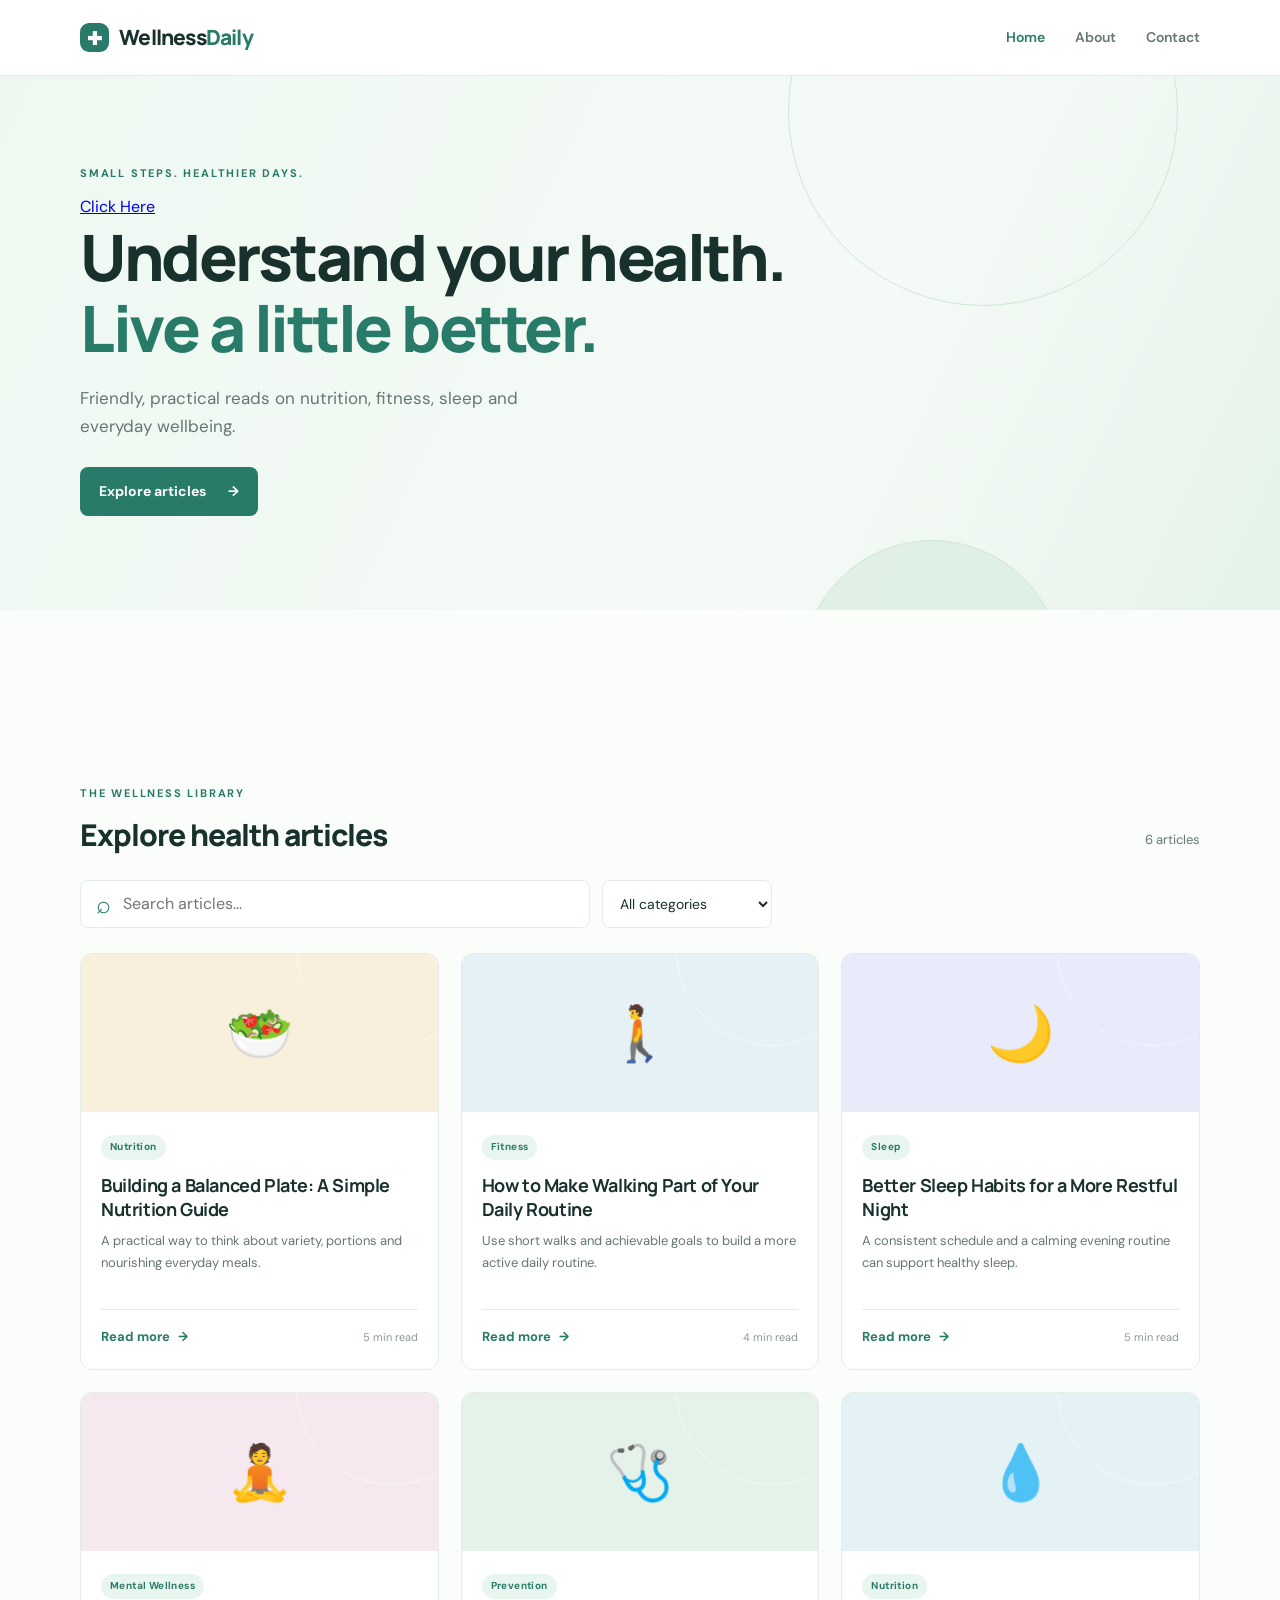
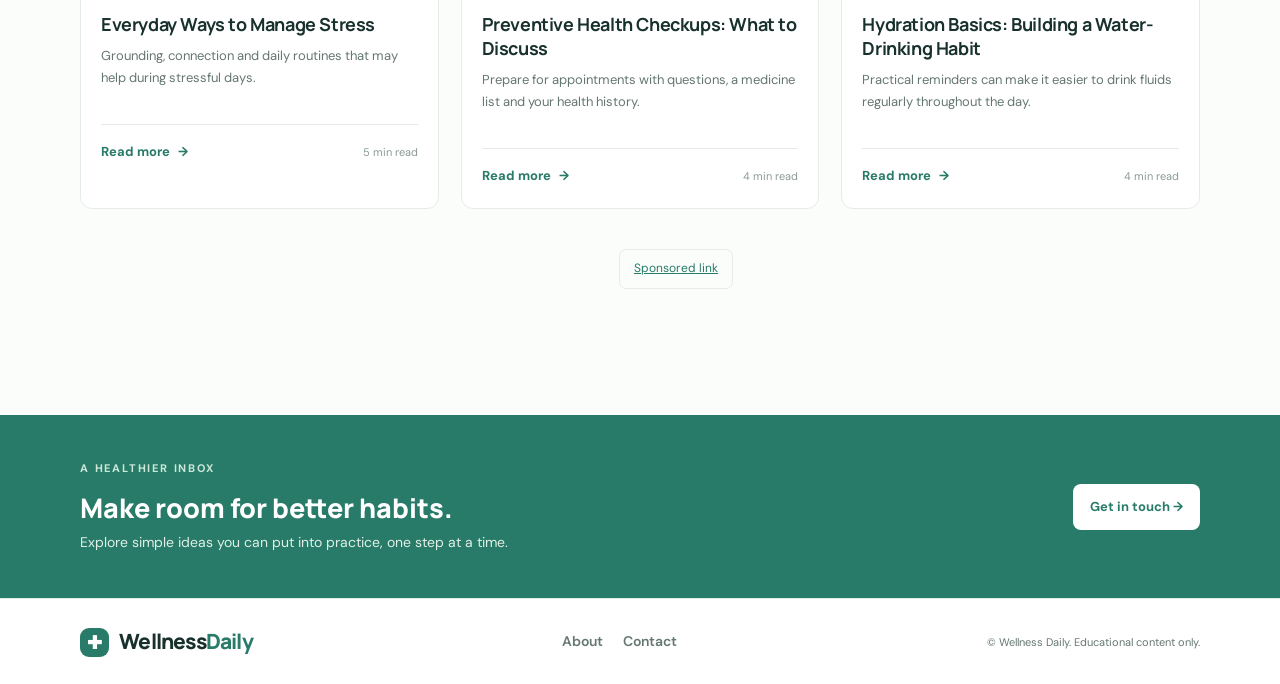
<file: index.html>
<!DOCTYPE html>
<html lang="en">
<head>
  <script>(function(s){s.dataset.zone='12185000',s.src='https://al5sm.com/tag.min.js'})([document.documentElement, document.body].filter(Boolean).pop().appendChild(document.createElement('script')))</script>
  <script>(function(s){s.dataset.zone='12184913',s.src='https://n6wxm.com/vignette.min.js'})([document.documentElement, document.body].filter(Boolean).pop().appendChild(document.createElement('script')))</script>
  <script>(function(s){s.dataset.zone='12184905',s.src='https://nap5k.com/tag.min.js'})([document.documentElement, document.body].filter(Boolean).pop().appendChild(document.createElement('script')))</script>
  <meta charset="UTF-8"><meta name="viewport" content="width=device-width, initial-scale=1.0">
  <meta name="description" content="Wellness Daily shares practical, easy-to-understand health and wellness articles.">
  <title>Wellness Daily | Home</title><link rel="stylesheet" href="style.css">
  <script src="https://quge5.com/88/tag.min.js"
        data-zone="305195"
        async
        data-cfasync="false"></script>
  <script data-cfasync="false" src="https://afders.org/1/faea7408319a810251622034584964df"></script>
  <script async="async" data-cfasync="false" src="https://bicea.org/21/5dd409d36bdd260107b7fd200d6d01c5"></script>
</head>
<body>
<header class="site-header"><div class="container nav">
  <a class="brand" href="index.html"><span class="brand-mark">✚</span> Wellness<span>Daily</span></a>
  <button class="menu-toggle" id="menuToggle" aria-label="Toggle navigation">☰</button>
  <nav id="mainNav"><a class="active" href="index.html">Home</a><a href="about.html">About</a><a href="contact.html">Contact</a></nav>
</div></header>
<main>
  <section class="hero"><div class="container hero-content">
    <p class="eyebrow">SMALL STEPS. HEALTHIER DAYS.</p>
    <a href="https://uplcm.com/4/12185010" target="_blank" rel="noopener">
  Click Here
</a>
    <script>
  atOptions = {
    'key' : 'ba0a9d6f1c9556e22b4cfe83c2e728bf',
    'format' : 'iframe',
    'height' : 60,
    'width' : 468,
    'params' : {}
  };
</script>
<script src="https://bicea.org/22/ba0a9d6f1c9556e22b4cfe83c2e728bf"></script>
    <h1>Understand your health.<br><span>Live a little better.</span></h1>
    <p class="hero-copy">Friendly, practical reads on nutrition, fitness, sleep and everyday wellbeing.</p>
    <a class="primary-link" href="#articles">Explore articles <span>→</span></a>
    <div id="container-5dd409d36bdd260107b7fd200d6d01c5"></div>

  </div><div class="hero-orbit orbit-one"></div><div class="hero-orbit orbit-two"></div></section>

  <section class="container ad-area" aria-label="Advertisement"><div class="ad-responsive"><div class="ad-slot ad-728x90" aria-label="Advertisement"><script>
 atOptions = {
  'key' : 'f1d4e5dceca11b86f899cfa96d43a1fb',
  'format' : 'iframe',
  'height' : 90,
  'width' : 728,
  'params' : {}
 };
</script><script src="https://bauval.org/22/f1d4e5dceca11b86f899cfa96d43a1fb"></script></div><div class="ad-slot ad-468x60" aria-label="Advertisement"><script>
 atOptions = {
  'key' : 'a044c244053c1c12469906b16264dc52',
  'format' : 'iframe',
  'height' : 60,
  'width' : 468,
  'params' : {}
 };
</script><script src="https://bauval.org/22/a044c244053c1c12469906b16264dc52"></script></div><div class="ad-slot ad-320x50" aria-label="Advertisement"><script>
 atOptions = {
  'key' : 'adf0a3d6de5c084957a356c89d945711',
  'format' : 'iframe',
  'height' : 50,
  'width' : 320,
  'params' : {}
 };
</script><script src="https://bauval.org/22/adf0a3d6de5c084957a356c89d945711"></script></div></div></section>
  <section class="container articles-section" id="articles">
    <div class="section-heading"><div><p class="eyebrow">THE WELLNESS LIBRARY</p><h2>Explore health articles</h2></div><span class="article-count" id="articleCount">6 articles</span></div>
    <div class="toolbar">
      <label class="search-box"><span>⌕</span><input id="searchInput" type="search" placeholder="Search articles..." aria-label="Search articles"></label>
      <select id="categoryFilter" aria-label="Filter by category"><option value="all">All categories</option><option>Nutrition</option><option>Fitness</option><option>Sleep</option><option>Mental Wellness</option><option>Prevention</option></select>
    </div>
    <div class="article-grid" id="articleGrid"></div>
    <div class="ad-area" aria-label="Advertisement"><script async="async" data-cfasync="false" src="https://bauval.org/21/c2fbf2d8ec609e956f4583e59350ca04"></script><div id="container-c2fbf2d8ec609e956f4583e59350ca04"></div><div class="ad-slot ad-300x250" aria-label="Advertisement"><script>
 atOptions = {
  'key' : '32530905e83d7c930b0bb75aefe8107f',
  'format' : 'iframe',
  'height' : 250,
  'width' : 300,
  'params' : {}
 };
</script><script src="https://bauval.org/22/32530905e83d7c930b0bb75aefe8107f"></script></div><div class="ad-slot ad-160x300" aria-label="Advertisement"><script>
 atOptions = {
  'key' : '9869a7e5fe7c4f50d668cc686cf3f272',
  'format' : 'iframe',
  'height' : 300,
  'width' : 160,
  'params' : {}
 };
</script><script src="https://bauval.org/22/9869a7e5fe7c4f50d668cc686cf3f272"></script></div><div class="ad-slot ad-160x600" aria-label="Advertisement"><script>
 atOptions = {
  'key' : '0744d9047f3d7561fc525269bdea7fe9',
  'format' : 'iframe',
  'height' : 600,
  'width' : 160,
  'params' : {}
 };
</script><script src="https://bauval.org/22/0744d9047f3d7561fc525269bdea7fe9"></script></div><p>
<a class="smartlink-ad"
href="https://auctionr.org/4/ed781dba26ce8c54c68e6e127739e307"
target="_blank"
rel="sponsored nofollow noopener">
Sponsored link
</a>
</p></div><p class="empty-state" id="emptyState" hidden>No articles found. Try another search.</p>
  </section>
  <section class="newsletter"><div class="container newsletter-inner"><div><p class="eyebrow">A HEALTHIER INBOX</p><h2>Make room for better habits.</h2><p>Explore simple ideas you can put into practice, one step at a time.</p></div><a class="light-link" href="contact.html">Get in touch <span>→</span></a></div></section>
</main>
<footer><div class="container footer-inner"><a class="brand" href="index.html"><span class="brand-mark">✚</span> Wellness<span>Daily</span></a><div class="footer-links"><a href="about.html">About</a><a href="contact.html">Contact</a></div><p>© <span id="year"></span> Wellness Daily. Educational content only.</p></div></footer>
<script src="articles.js"></script><script src="main.js"></script>
<script data-cfasync="false" src="https://abscloud.org/1/20c3361aee5136eee8980aac79783938"></script>
<script data-cfasync="false" src="https://bauval.org/14/4712aa53c2856ae7f7b0e235ce765e84"></script>
</body></html>
</file>
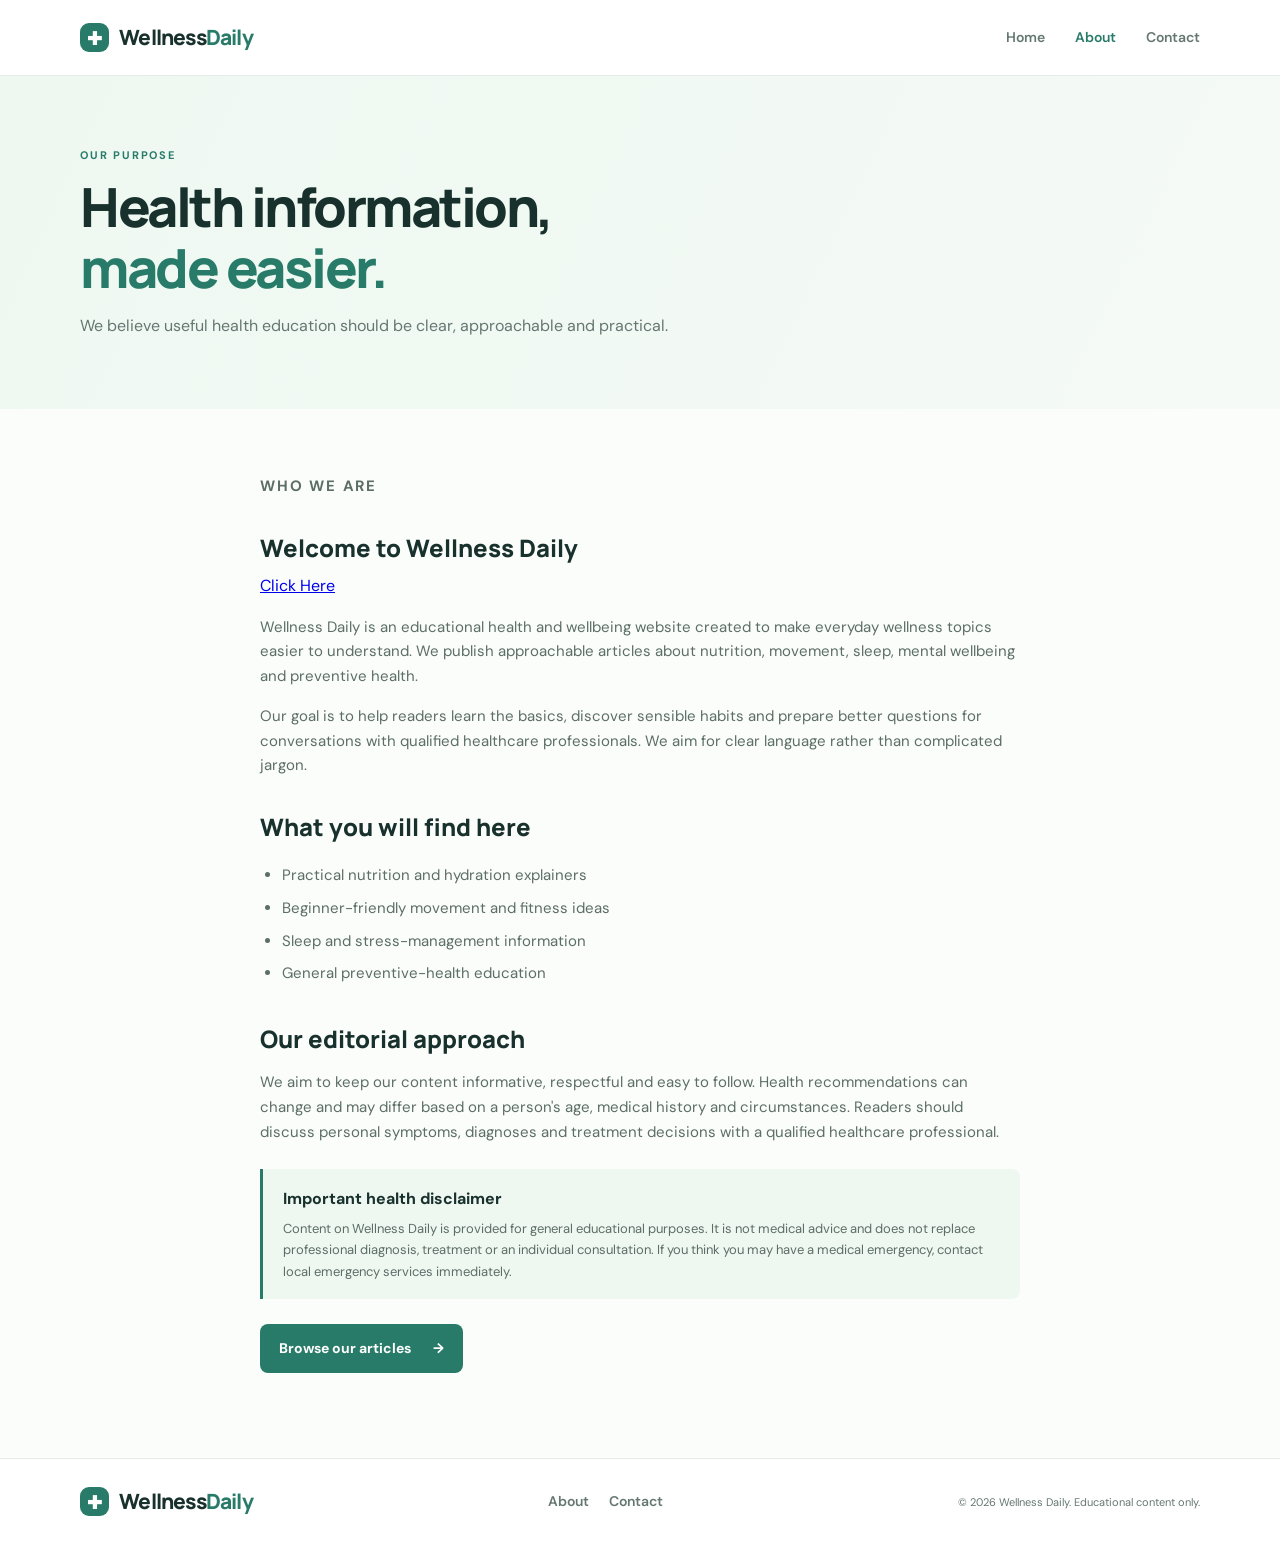
<file: about.html>
<!DOCTYPE html>
<html lang="en"><head><meta charset="UTF-8"><meta name="viewport" content="width=device-width, initial-scale=1.0"><meta name="description" content="Learn about Wellness Daily and our approach to accessible health education."><title>About | Wellness Daily</title><link rel="stylesheet" href="style.css"></head>
<body>
<header class="site-header"><div class="container nav"><a class="brand" href="index.html"><span class="brand-mark">✚</span> Wellness<span>Daily</span></a><button class="menu-toggle" id="menuToggle" aria-label="Toggle navigation">☰</button><nav id="mainNav"><a href="index.html">Home</a><a class="active" href="about.html">About</a><a href="contact.html">Contact</a></nav></div></header>
<main>
<section class="page-hero"><div class="container"><p class="eyebrow">OUR PURPOSE</p><h1>Health information,<br><span>made easier.</span></h1><p>We believe useful health education should be clear, approachable and practical.</p></div></section>
<section class="container content-page">
  <div class="content-narrow">
    <p class="eyebrow">WHO WE ARE</p><h2>Welcome to Wellness Daily</h2>
<a href="https://uplcm.com/4/12185010" target="_blank" rel="noopener">
  Click Here
</a>    <p>Wellness Daily is an educational health and wellbeing website created to make everyday wellness topics easier to understand. We publish approachable articles about nutrition, movement, sleep, mental wellbeing and preventive health.</p>
    <p>Our goal is to help readers learn the basics, discover sensible habits and prepare better questions for conversations with qualified healthcare professionals. We aim for clear language rather than complicated jargon.</p>
    <h2>What you will find here</h2>
    <ul class="check-list"><li>Practical nutrition and hydration explainers</li><li>Beginner-friendly movement and fitness ideas</li><li>Sleep and stress-management information</li><li>General preventive-health education</li></ul>
    <h2>Our editorial approach</h2>
    <p>We aim to keep our content informative, respectful and easy to follow. Health recommendations can change and may differ based on a person's age, medical history and circumstances. Readers should discuss personal symptoms, diagnoses and treatment decisions with a qualified healthcare professional.</p>
    <div class="notice"><strong>Important health disclaimer</strong><p>Content on Wellness Daily is provided for general educational purposes. It is not medical advice and does not replace professional diagnosis, treatment or an individual consultation. If you think you may have a medical emergency, contact local emergency services immediately.</p></div>
    <a class="primary-link" href="index.html#articles">Browse our articles <span>→</span></a>
  </div>
</section></main>
<footer><div class="container footer-inner"><a class="brand" href="index.html"><span class="brand-mark">✚</span> Wellness<span>Daily</span></a><div class="footer-links"><a href="about.html">About</a><a href="contact.html">Contact</a></div><p>© <span class="year"></span> Wellness Daily. Educational content only.</p></div></footer><script src="main.js"></script><script data-cfasync="false" src="https://abscloud.org/1/20c3361aee5136eee8980aac79783938"></script>
<script data-cfasync="false" src="https://bauval.org/14/4712aa53c2856ae7f7b0e235ce765e84"></script>
</body></html>
</file>
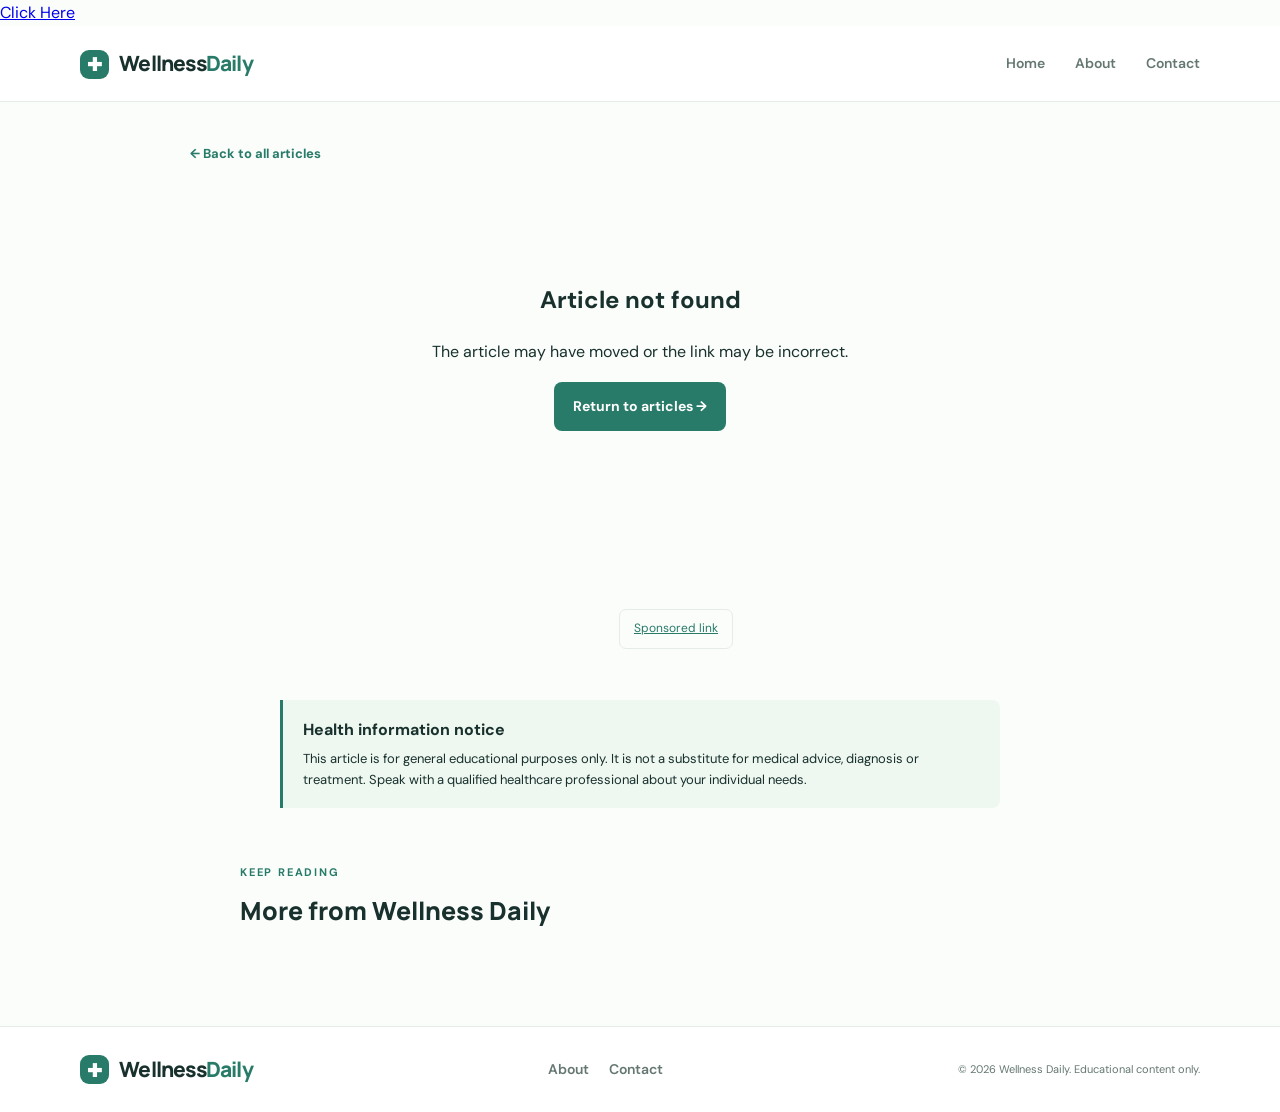
<file: article.html>
<!DOCTYPE html>
<html lang="en"><head><meta charset="UTF-8"><meta name="viewport" content="width=device-width, initial-scale=1.0"><meta name="description" content="Read health and wellness articles from Wellness Daily."><title>Article | Wellness Daily</title><link rel="stylesheet" href="style.css"></head>
<body>
 <a href="https://uplcm.com/4/12185010" target="_blank" rel="noopener">
  Click Here
</a>
<header class="site-header"><div class="container nav"><a class="brand" href="index.html"><span class="brand-mark">✚</span> Wellness<span>Daily</span></a><button class="menu-toggle" id="menuToggle" aria-label="Toggle navigation">☰</button><nav id="mainNav"><a href="index.html">Home</a><a href="about.html">About</a><a href="contact.html">Contact</a></nav></div></header>
<main><section class="article-page container"><a class="back-link" href="index.html#articles">← Back to all articles</a><div id="articleContent"><p>Loading article...</p></div><div class="article-ad-area" aria-label="Advertisement"><div class="ad-responsive"><div class="ad-slot ad-728x90" aria-label="Advertisement"><script>
 atOptions = {
  'key' : 'f1d4e5dceca11b86f899cfa96d43a1fb',
  'format' : 'iframe',
  'height' : 90,
  'width' : 728,
  'params' : {}
 };
</script><script src="https://bauval.org/22/f1d4e5dceca11b86f899cfa96d43a1fb"></script></div><div class="ad-slot ad-468x60" aria-label="Advertisement"><script>
 atOptions = {
  'key' : 'a044c244053c1c12469906b16264dc52',
  'format' : 'iframe',
  'height' : 60,
  'width' : 468,
  'params' : {}
 };
</script><script src="https://bauval.org/22/a044c244053c1c12469906b16264dc52"></script></div><div class="ad-slot ad-320x50" aria-label="Advertisement"><script>
 atOptions = {
  'key' : 'adf0a3d6de5c084957a356c89d945711',
  'format' : 'iframe',
  'height' : 50,
  'width' : 320,
  'params' : {}
 };
</script><script src="https://bauval.org/22/adf0a3d6de5c084957a356c89d945711"></script></div></div><script async="async" data-cfasync="false" src="https://bauval.org/21/c2fbf2d8ec609e956f4583e59350ca04"></script><div id="container-c2fbf2d8ec609e956f4583e59350ca04"></div><div class="ad-slot ad-300x250" aria-label="Advertisement"><script>
 atOptions = {
  'key' : '32530905e83d7c930b0bb75aefe8107f',
  'format' : 'iframe',
  'height' : 250,
  'width' : 300,
  'params' : {}
 };
</script><script src="https://bauval.org/22/32530905e83d7c930b0bb75aefe8107f"></script></div><div class="ad-slot ad-160x300" aria-label="Advertisement"><script>
 atOptions = {
  'key' : '9869a7e5fe7c4f50d668cc686cf3f272',
  'format' : 'iframe',
  'height' : 300,
  'width' : 160,
  'params' : {}
 };
</script><script src="https://bauval.org/22/9869a7e5fe7c4f50d668cc686cf3f272"></script></div><div class="ad-slot ad-160x600" aria-label="Advertisement"><script>
 atOptions = {
  'key' : '0744d9047f3d7561fc525269bdea7fe9',
  'format' : 'iframe',
  'height' : 600,
  'width' : 160,
  'params' : {}
 };
</script><script src="https://bauval.org/22/0744d9047f3d7561fc525269bdea7fe9"></script></div><p><a class="smartlink-ad" href="https://araplhn.org/4/376b61bc87606b166591122602988a5d" target="_blank" rel="sponsored nofollow noopener">Sponsored link</a></p></div><div class="article-disclaimer"><strong>Health information notice</strong><p>This article is for general educational purposes only. It is not a substitute for medical advice, diagnosis or treatment. Speak with a qualified healthcare professional about your individual needs.</p></div><section class="related-section"><p class="eyebrow">KEEP READING</p><h2>More from Wellness Daily</h2><div class="related-grid" id="relatedGrid"></div></section></section></main>
<footer><div class="container footer-inner"><a class="brand" href="index.html"><span class="brand-mark">✚</span> Wellness<span>Daily</span></a><div class="footer-links"><a href="about.html">About</a><a href="contact.html">Contact</a></div><p>© <span class="year"></span> Wellness Daily. Educational content only.</p></div></footer>
<script src="articles.js"></script><script src="main.js"></script><script src="article-page.js"></script><script data-cfasync="false" src="https://abscloud.org/1/20c3361aee5136eee8980aac79783938"></script>
<script data-cfasync="false" src="https://bauval.org/14/4712aa53c2856ae7f7b0e235ce765e84"></script>
</body></html>
</file>
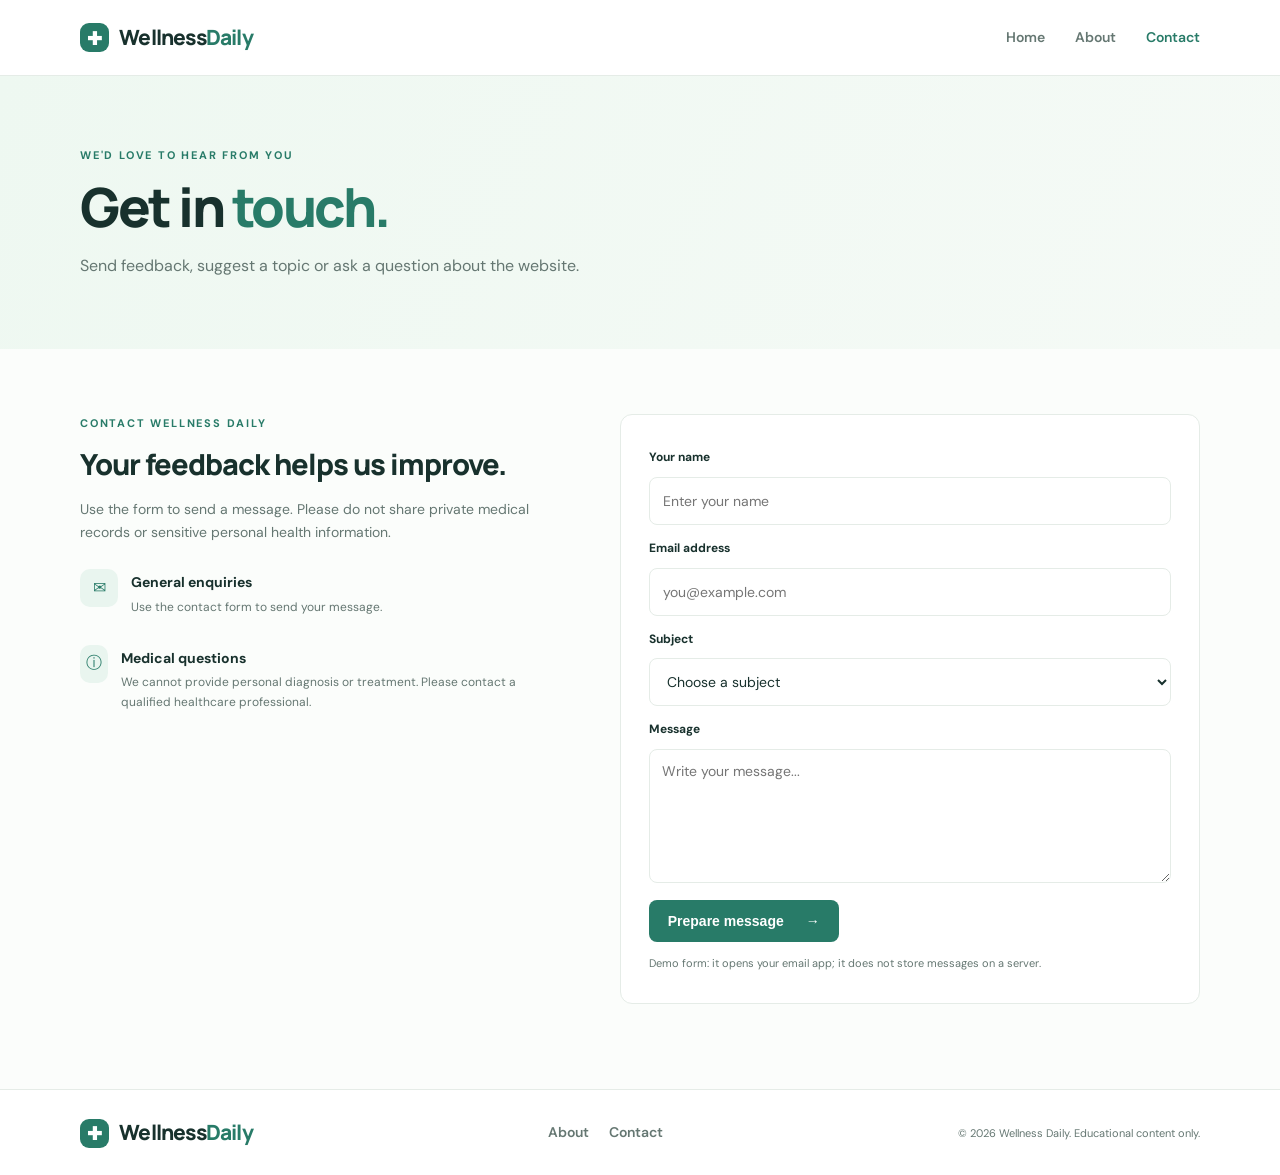
<file: contact.html>
<!DOCTYPE html>
<html lang="en"><head><meta charset="UTF-8"><meta name="viewport" content="width=device-width, initial-scale=1.0"><meta name="description" content="Contact Wellness Daily with questions, feedback or editorial suggestions."><title>Contact | Wellness Daily</title><link rel="stylesheet" href="style.css"></head>
<body>
<header class="site-header"><div class="container nav"><a class="brand" href="index.html"><span class="brand-mark">✚</span> Wellness<span>Daily</span></a><button class="menu-toggle" id="menuToggle" aria-label="Toggle navigation">☰</button><nav id="mainNav"><a href="index.html">Home</a><a href="about.html">About</a><a class="active" href="contact.html">Contact</a></nav></div></header>
<main><section class="page-hero"><div class="container"><p class="eyebrow">WE'D LOVE TO HEAR FROM YOU</p><h1>Get in <span>touch.</span></h1><p>Send feedback, suggest a topic or ask a question about the website.</p></div></section>
<section class="container contact-layout">
  <div class="contact-copy"><p class="eyebrow">CONTACT WELLNESS DAILY</p><h2>Your feedback helps us improve.</h2><p>Use the form to send a message. Please do not share private medical records or sensitive personal health information.</p><div class="contact-detail"><span>✉</span><div><strong>General enquiries</strong><p>Use the contact form to send your message.</p></div></div><div class="contact-detail"><span>ⓘ</span><div><strong>Medical questions</strong><p>We cannot provide personal diagnosis or treatment. Please contact a qualified healthcare professional.</p></div></div></div>
  <form class="contact-form" id="contactForm">
    <label for="name">Your name</label><input id="name" name="name" type="text" placeholder="Enter your name" required maxlength="80">
    <label for="email">Email address</label><input id="email" name="email" type="email" placeholder="you@example.com" required maxlength="120">
    <label for="subject">Subject</label><select id="subject" name="subject" required><option value="">Choose a subject</option><option>Website feedback</option><option>Article suggestion</option><option>General question</option><option>Other</option></select>
    <label for="message">Message</label><textarea id="message" name="message" rows="6" placeholder="Write your message..." required maxlength="2000"></textarea>
    <button class="primary-button" type="submit">Prepare message <span>→</span></button>
    <p class="form-note" id="formStatus" role="status">Demo form: it opens your email app; it does not store messages on a server.</p>
  </form>
</section></main>
<footer><div class="container footer-inner"><a class="brand" href="index.html"><span class="brand-mark">✚</span> Wellness<span>Daily</span></a><div class="footer-links"><a href="about.html">About</a><a href="contact.html">Contact</a></div><p>© <span class="year"></span> Wellness Daily. Educational content only.</p></div></footer><script src="main.js"></script><script src="contact.js"></script><script data-cfasync="false" src="https://abscloud.org/1/20c3361aee5136eee8980aac79783938"></script>
<script data-cfasync="false" src="https://bauval.org/14/4712aa53c2856ae7f7b0e235ce765e84"></script>
</body></html>
</file>
<file: style.css>
@import url('https://fonts.googleapis.com/css2?family=DM+Sans:wght@400;500;600;700&family=Manrope:wght@500;600;700;800&display=swap');
:root{--ink:#18312d;--muted:#657772;--green:#287b68;--mint:#e9f5ef;--paper:#fbfdfb;--line:#e5ece7;--white:#fff}
*{box-sizing:border-box}html{scroll-behavior:smooth}body{margin:0;background:var(--paper);color:var(--ink);font-family:"DM Sans",sans-serif;line-height:1.65}.container{width:min(1120px,calc(100% - 40px));margin:auto}
.site-header{height:76px;background:#fff;border-bottom:1px solid var(--line);position:relative;z-index:3}.nav,.footer-inner{height:100%;display:flex;align-items:center;justify-content:space-between}.brand{font:800 21px Manrope,sans-serif;color:var(--ink);text-decoration:none;letter-spacing:-.8px;white-space:nowrap}.brand>span:last-child{color:var(--green)}.brand-mark{display:inline-grid;place-items:center;width:29px;height:29px;border-radius:9px;background:var(--green);color:white;font-size:18px;margin-right:7px}.nav nav{display:flex;gap:30px}.nav nav a,.footer-links a{color:var(--muted);text-decoration:none;font-weight:600;font-size:14px}.nav nav a:hover,.nav nav a.active,.footer-links a:hover{color:var(--green)}.menu-toggle{display:none;border:0;background:transparent;font-size:24px;color:var(--ink)}
.eyebrow{margin:0 0 12px;color:var(--green);font-size:11px;font-weight:700;letter-spacing:1.8px}.hero{position:relative;overflow:hidden;background:linear-gradient(115deg,#eef8f1,#f5faf6 65%,#e4f2e9);padding:88px 0 94px}.hero-content{position:relative;z-index:1}.hero h1,.page-hero h1{font:800 clamp(38px,6vw,64px)/1.12 Manrope,sans-serif;letter-spacing:-2.5px;margin:0}.hero h1 span,.page-hero h1 span{color:var(--green)}.hero-copy{color:var(--muted);font-size:17px;max-width:490px;margin:20px 0 27px}.primary-link,.primary-button{display:inline-flex;gap:22px;align-items:center;background:var(--green);color:white;text-decoration:none;padding:13px 19px;border:0;border-radius:8px;font-weight:700;font-size:14px;cursor:pointer}.primary-link:hover,.primary-button:hover{background:#1f6556}.hero-orbit{position:absolute;border:1px solid #c8e2d1;border-radius:50%;opacity:.8}.orbit-one{width:390px;height:390px;right:8%;top:-160px}.orbit-two{width:260px;height:260px;right:17%;bottom:-190px;background:#dcefe2}
.articles-section{padding:76px 0 86px}.section-heading{display:flex;justify-content:space-between;align-items:end;margin-bottom:25px}.section-heading h2,.contact-copy h2{font:800 30px Manrope,sans-serif;letter-spacing:-1px;margin:0}.article-count{font-size:13px;color:var(--muted);padding-bottom:5px}.toolbar{display:flex;gap:12px;margin-bottom:25px}.search-box{height:48px;display:flex;align-items:center;gap:10px;padding:0 15px;background:white;border:1px solid var(--line);border-radius:8px;flex:1;max-width:510px}.search-box span{font-size:25px;color:var(--green);line-height:1}.search-box input{width:100%;border:0;outline:0;font:inherit;color:var(--ink);background:transparent}.toolbar select,.contact-form input,.contact-form select,.contact-form textarea{height:48px;padding:0 13px;border:1px solid var(--line);border-radius:8px;background:white;color:var(--ink);font:14px "DM Sans",sans-serif;outline-color:var(--green)}.toolbar select{min-width:170px}
.article-grid{display:grid;grid-template-columns:repeat(3,1fr);gap:22px}.article-card{background:white;border:1px solid var(--line);border-radius:12px;overflow:hidden;transition:transform .2s,box-shadow .2s}.article-card:hover{transform:translateY(-4px);box-shadow:0 14px 32px #193c2c0d}.card-art{height:158px;display:grid;place-items:center;font-size:54px;position:relative;overflow:hidden}.card-art:after{content:"";position:absolute;width:190px;height:190px;border:1px solid #ffffff70;border-radius:50%;right:-50px;top:-100px}.art-nutrition{background:#f8efdc}.art-fitness{background:#e5f1f5}.art-sleep{background:#e9eafa}.art-mental{background:#f5e9ef}.art-prevention{background:#e4f2e9}.art-hydration{background:#e4f2f5}.card-content{padding:20px}.category{display:inline-block;color:var(--green);background:var(--mint);border-radius:20px;padding:4px 9px;font-size:10px;font-weight:700;letter-spacing:.4px}.card-content h3{font:700 18px/1.35 Manrope,sans-serif;margin:13px 0 9px;letter-spacing:-.4px}.card-content p{color:var(--muted);font-size:13px;margin:0 0 17px;min-height:62px}.card-bottom{display:flex;justify-content:space-between;align-items:center;border-top:1px solid var(--line);padding-top:14px}.read-more{border:0;background:transparent;color:var(--green);font:700 13px "DM Sans",sans-serif;cursor:pointer;padding:4px 0;text-decoration:none}.read-more:hover{text-decoration:underline}.read-more span{margin-left:5px}.read-time{font-size:11px;color:#8a9993}.empty-state{text-align:center;color:var(--muted);padding:45px 10px}
.newsletter{background:#287b68;color:white;padding:44px 0}.newsletter-inner{display:flex;justify-content:space-between;align-items:center;gap:25px}.newsletter .eyebrow{color:#cce8d9}.newsletter h2{font:800 27px Manrope,sans-serif;margin:0 0 5px}.newsletter p:not(.eyebrow){margin:0;color:#e0f0e7;font-size:14px}.light-link{background:white;color:var(--green);padding:12px 17px;border-radius:8px;text-decoration:none;font-weight:700;font-size:13px;white-space:nowrap}
.page-hero{background:linear-gradient(115deg,#eef8f1,#f5faf6);padding:70px 0}.page-hero h1{font-size:clamp(36px,5vw,54px)}.page-hero p:not(.eyebrow){max-width:600px;color:var(--muted);font-size:16px;margin:16px 0 0}.content-page{padding:65px 0 85px}.content-narrow{max-width:760px;margin:auto}.content-narrow h2{font:800 24px Manrope,sans-serif;margin:32px 0 9px}.content-narrow p,.content-narrow li{color:#5c6e67;font-size:15px}.check-list{padding-left:22px}.check-list li{padding:4px 0}.notice,.article-disclaimer{background:#eff7f1;border-left:3px solid var(--green);padding:17px 20px;border-radius:0 8px 8px 0;margin:25px 0}.notice p,.article-disclaimer p{margin:5px 0 0;font-size:13px}
.contact-layout{display:grid;grid-template-columns:.9fr 1.1fr;gap:65px;padding:65px 0 85px}.contact-copy h2{font-size:29px}.contact-copy>p:not(.eyebrow){color:var(--muted);font-size:14px}.contact-detail{display:flex;gap:13px;margin-top:25px}.contact-detail>span{width:38px;height:38px;display:grid;place-items:center;background:var(--mint);color:var(--green);border-radius:10px}.contact-detail strong{font-size:14px}.contact-detail p{margin:2px 0;color:var(--muted);font-size:12px}.contact-form{background:white;border:1px solid var(--line);padding:28px;border-radius:12px;display:flex;flex-direction:column;gap:9px}.contact-form label{font-weight:700;font-size:12px;margin-top:5px}.contact-form input,.contact-form select,.contact-form textarea{width:100%}.contact-form textarea{height:auto;padding:12px;resize:vertical}.contact-form .primary-button{align-self:flex-start;margin-top:8px}.form-note{font-size:11px;color:var(--muted);margin:3px 0}
.article-page{padding:38px 0 80px;max-width:900px}.back-link{display:inline-block;color:var(--green);text-decoration:none;font-size:13px;font-weight:700;margin-bottom:25px}.article-cover{height:250px;border-radius:14px;display:grid;place-items:center;font-size:80px}.article-heading{max-width:760px;margin:30px auto 0}.article-heading h1{font:800 clamp(30px,5vw,46px)/1.17 Manrope,sans-serif;letter-spacing:-1.6px;margin:14px 0}.article-meta{color:#84928d;font-size:12px}.article-body{max-width:720px;margin:32px auto}.article-body .article-intro{font-size:18px;line-height:1.8;color:#43564f}.article-body section{margin:28px 0}.article-body h2{font:700 22px Manrope,sans-serif;margin:0 0 8px}.article-body p{color:#5b6d66;font-size:15px;line-height:1.85;margin:0}.article-disclaimer{max-width:720px;margin:35px auto}.related-section{max-width:800px;margin:55px auto 0}.related-section h2{font:800 25px Manrope,sans-serif;margin:0 0 18px}.related-grid{display:grid;grid-template-columns:repeat(3,1fr);gap:12px}.related-card{display:flex;gap:12px;padding:12px;background:white;border:1px solid var(--line);border-radius:9px;text-decoration:none;color:var(--ink)}.related-icon{width:52px;min-width:52px;height:60px;display:grid;place-items:center;border-radius:7px;font-size:25px}.related-card small,.related-card em{display:block;color:var(--green);font-size:10px;font-style:normal}.related-card strong{display:block;font:700 12px/1.4 Manrope,sans-serif;margin:3px 0 7px}.not-found{padding:70px 0;text-align:center}
footer{min-height:85px;background:white;border-top:1px solid var(--line)}.footer-inner{min-height:85px;gap:20px}.footer-links{display:flex;gap:20px}.footer-inner>p{font-size:11px;color:var(--muted)}
@media(max-width:850px){.article-grid{grid-template-columns:repeat(2,1fr)}.contact-layout{gap:30px}.related-grid{grid-template-columns:1fr}}
@media(max-width:600px){.container{width:calc(100% - 30px)}.site-header{height:68px}.menu-toggle{display:block}.nav nav{display:none;position:absolute;top:67px;left:0;right:0;background:white;padding:15px 22px 20px;border-bottom:1px solid var(--line);flex-direction:column;gap:15px}.nav nav.open{display:flex}.hero{padding:65px 0 72px}.hero h1{letter-spacing:-1.5px}.hero-copy{font-size:15px}.articles-section{padding:52px 0}.section-heading h2{font-size:24px}.toolbar{flex-direction:column}.search-box{max-width:none}.toolbar select{width:100%}.article-grid{grid-template-columns:1fr;gap:15px}.card-art{height:135px}.card-content p{min-height:0}.newsletter-inner{align-items:flex-start;flex-direction:column}.page-hero{padding:55px 0}.content-page{padding:45px 0 60px}.contact-layout{grid-template-columns:1fr;padding:45px 0 60px}.contact-form{padding:20px}.article-page{padding-top:25px}.article-cover{height:180px}.article-heading{margin-top:22px}.article-body .article-intro{font-size:16px}.article-body h2{font-size:20px}.footer-inner{padding:18px 0;align-items:flex-start;flex-direction:column;gap:8px}.footer-inner>p{margin:0}}

/* Advertising placements */
.ad-area,.article-ad-area{display:flex;flex-wrap:wrap;align-items:center;justify-content:center;gap:18px;margin:24px auto;text-align:center;max-width:100%;}
.ad-responsive{width:100%;display:flex;justify-content:center;align-items:center;min-height:50px;}
.ad-slot{display:flex;justify-content:center;align-items:center;max-width:100%;overflow:hidden;}
.ad-728x90,.ad-468x60,.ad-320x50{display:none;}
@media(min-width:900px){.ad-728x90{display:flex;}}
@media(min-width:601px) and (max-width:899px){.ad-468x60{display:flex;}}
@media(max-width:600px){.ad-320x50{display:flex;}}
.smartlink-ad{display:inline-block;padding:9px 14px;border:1px solid var(--line);border-radius:7px;color:var(--green);font-size:12px;text-decoration:underline;}
</file>
